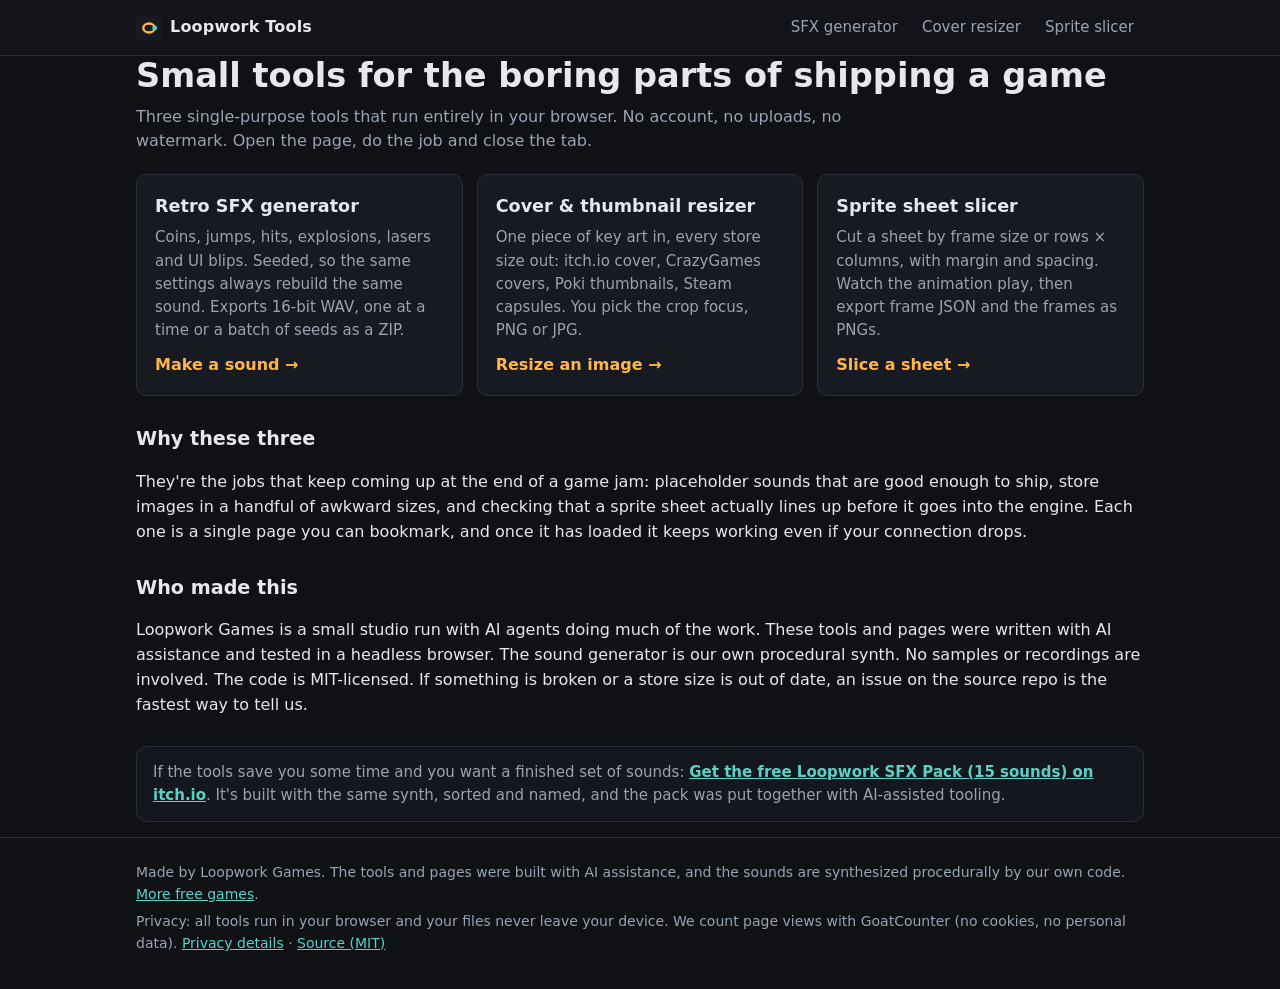
<file: index.html>
<!doctype html>
<html lang="en">
<head>
<meta charset="utf-8">
<meta name="viewport" content="width=device-width, initial-scale=1">
<title>Loopwork Tools – Free Browser Tools for Indie Game Devs</title>
<meta name="description" content="Small, free, no-signup tools for game jams and store pages: a retro SFX generator, a cover resizer for itch.io/CrazyGames/Poki/Steam, and a sprite sheet slicer.">
<link rel="canonical" href="https://riyaanb.github.io/loopwork-tools/">
<meta property="og:title" content="Loopwork Tools">
<meta property="og:description" content="Free browser tools for indie game devs: SFX generator, store cover resizer, sprite sheet slicer.">
<meta property="og:image" content="https://riyaanb.github.io/loopwork-tools/og.png">
<meta property="og:url" content="https://riyaanb.github.io/loopwork-tools/">
<meta name="twitter:card" content="summary_large_image">
<meta name="theme-color" content="#0f1115">
<link rel="icon" href="favicon.svg" type="image/svg+xml">
<link rel="icon" href="favicon.png" type="image/png">
<link rel="apple-touch-icon" href="apple-touch-icon.png">
<link rel="stylesheet" href="assets/style.css">
<script data-goatcounter="https://loopwork.goatcounter.com/count" async src="//gc.zgo.at/count.js"></script>
<meta property="og:site_name" content="Loopwork Games">
<script type="application/ld+json" data-seo="loopwork">{"@context":"https://schema.org","@graph":[{"@type":"WebSite","name":"Loopwork Tools","url":"https://riyaanb.github.io/loopwork-tools/","description":"Small, free, no-signup tools for game jams and store pages: a retro SFX generator, a cover resizer for itch.io/CrazyGames/Poki/Steam, and a sprite sheet slicer.","publisher":{"@type":"Organization","name":"Loopwork Games","url":"https://riyaanb.github.io/arcade/"}},{"@type":"ItemList","name":"Loopwork Tools","itemListElement":[{"@type":"ListItem","position":1,"name":"Retro SFX generator","url":"https://riyaanb.github.io/loopwork-tools/sfx/"},{"@type":"ListItem","position":2,"name":"Game cover and thumbnail resizer","url":"https://riyaanb.github.io/loopwork-tools/resize/"},{"@type":"ListItem","position":3,"name":"Sprite sheet slicer","url":"https://riyaanb.github.io/loopwork-tools/sprites/"}]}]}</script>
</head>
<body>
<header class="site"><div class="wrap">
  <a class="brand" href="./"><img src="favicon.svg" alt="" width="26" height="26">Loopwork Tools</a>
  <nav class="tools" aria-label="Tools">
    <a href="sfx/">SFX generator</a>
    <a href="resize/">Cover resizer</a>
    <a href="sprites/">Sprite slicer</a>
  </nav>
</div></header>

<main class="wrap">
  <h1>Small tools for the boring parts of shipping a game</h1>
  <p class="lede">Three single-purpose tools that run entirely in your browser. No account, no uploads,
  no watermark. Open the page, do the job and close the tab.</p>

  <div class="cards">
    <a class="card" href="sfx/">
      <h2>Retro SFX generator</h2>
      <p>Coins, jumps, hits, explosions, lasers and UI blips. Seeded, so the same settings always rebuild the
        same sound. Exports 16-bit WAV, one at a time or a batch of seeds as a ZIP.</p>
      <span class="go">Make a sound →</span>
    </a>
    <a class="card" href="resize/">
      <h2>Cover &amp; thumbnail resizer</h2>
      <p>One piece of key art in, every store size out: itch.io cover, CrazyGames covers, Poki thumbnails,
        Steam capsules. You pick the crop focus, PNG or JPG.</p>
      <span class="go">Resize an image →</span>
    </a>
    <a class="card" href="sprites/">
      <h2>Sprite sheet slicer</h2>
      <p>Cut a sheet by frame size or rows × columns, with margin and spacing. Watch the animation play,
        then export frame JSON and the frames as PNGs.</p>
      <span class="go">Slice a sheet →</span>
    </a>
  </div>

  <h2>Why these three</h2>
  <p>They're the jobs that keep coming up at the end of a game jam: placeholder sounds that are good enough
    to ship, store images in a handful of awkward sizes, and checking that a sprite sheet actually lines up
    before it goes into the engine. Each one is a single page you can bookmark, and once it has loaded it keeps working even if your connection drops.</p>

  <h2>Who made this</h2>
  <p>Loopwork Games is a small studio run with AI agents doing much of the work. These tools and pages were written
    with AI assistance and tested in a headless browser. The sound generator is our own procedural synth.
    No samples or recordings are involved. The code is MIT-licensed. If something is broken or a store size
    is out of date, an issue on the source repo is the fastest way to tell us.</p>

  <p class="shop">If the tools save you some time and you want a finished set of sounds:
    <a href="https://loopworkgames.itch.io/loopwork-sfx-pack-vol1?ref=tools" rel="noopener">Get the free Loopwork SFX Pack (15 sounds) on itch.io</a>.
    It's built with the same synth, sorted and named, and the pack was put together with AI-assisted tooling.</p>
</main>

<footer class="site"><div class="wrap">
  <p>Made by Loopwork Games. The tools and pages were built with AI assistance, and the sounds are synthesized procedurally by our own code. <a href="https://riyaanb.github.io/arcade/?ref=tools">More free games</a>.</p>
  <p>Privacy: all tools run in your browser and your files never leave your device. We count page views with GoatCounter (no cookies, no personal data). <a href="privacy.html">Privacy details</a> · <a href="https://github.com/riyaanb/loopwork-tools" rel="noopener">Source (MIT)</a></p>
</div></footer>
</body>
</html>
</file>
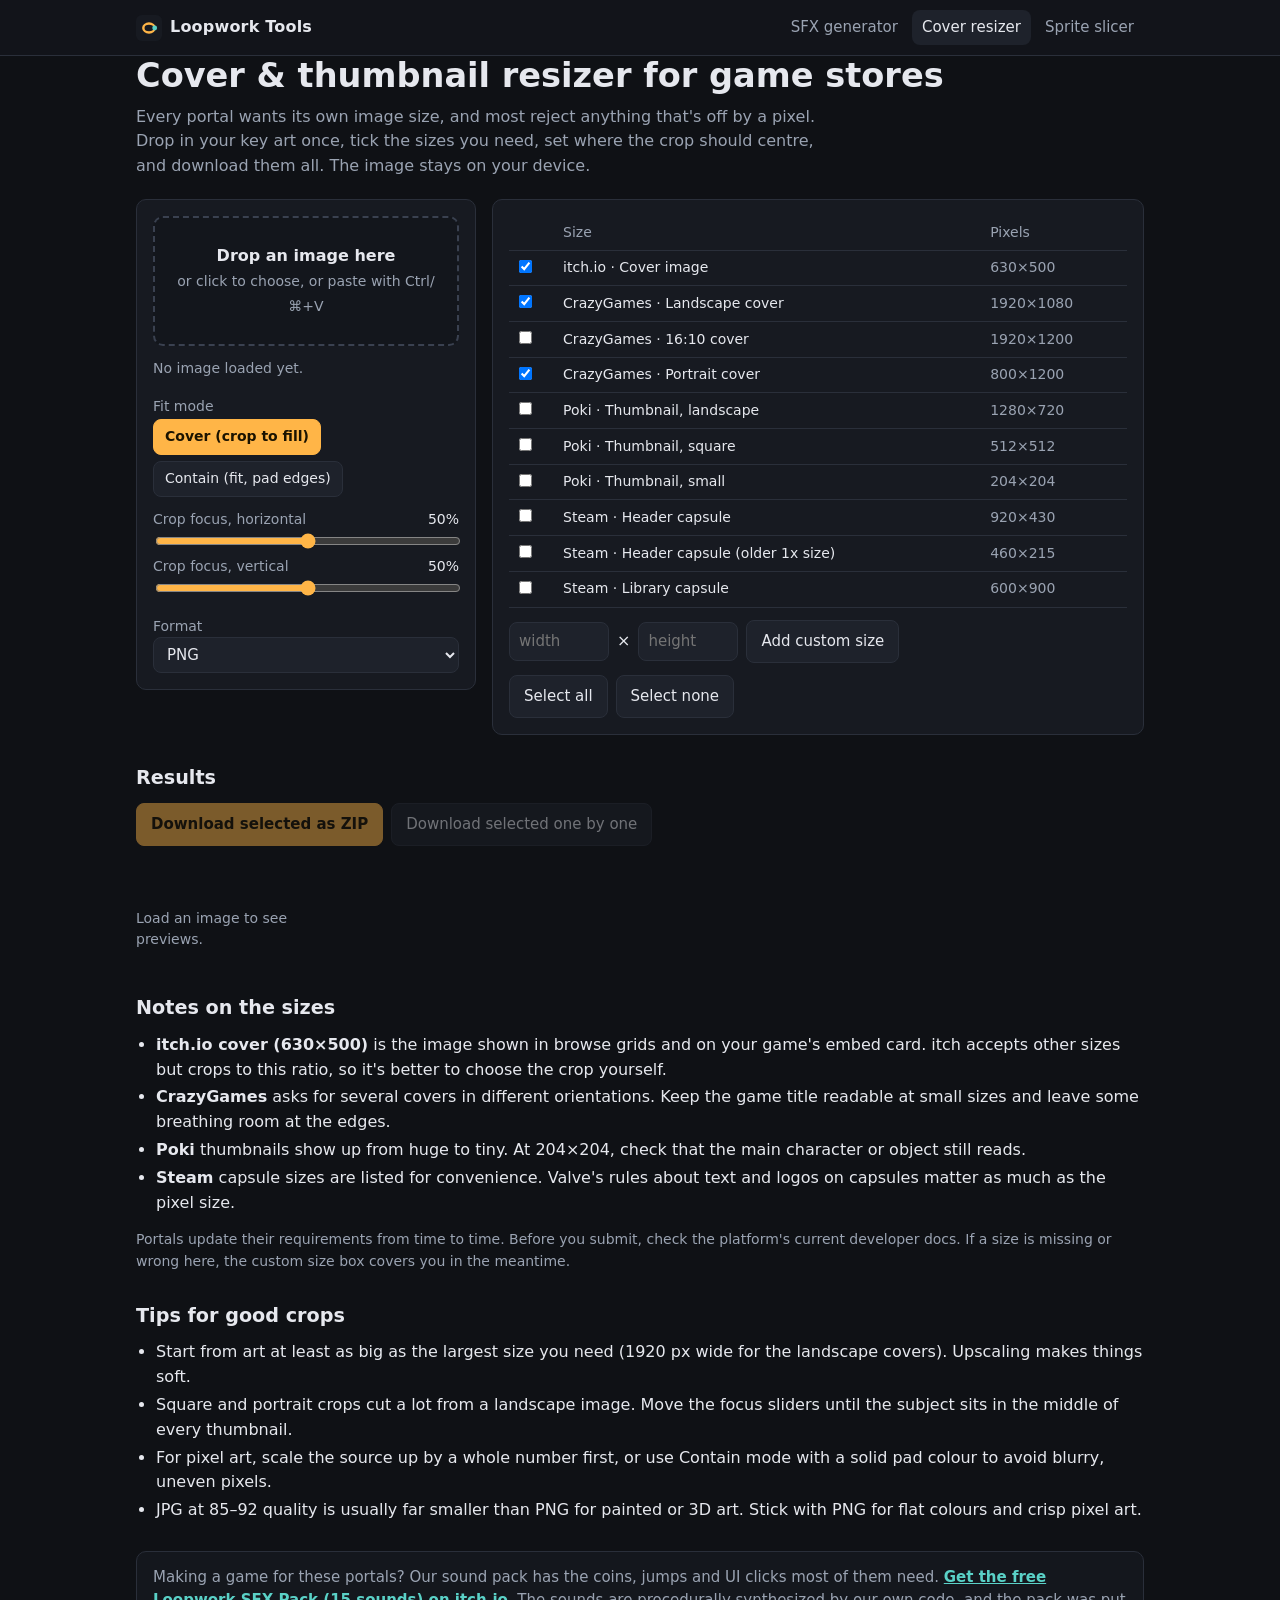
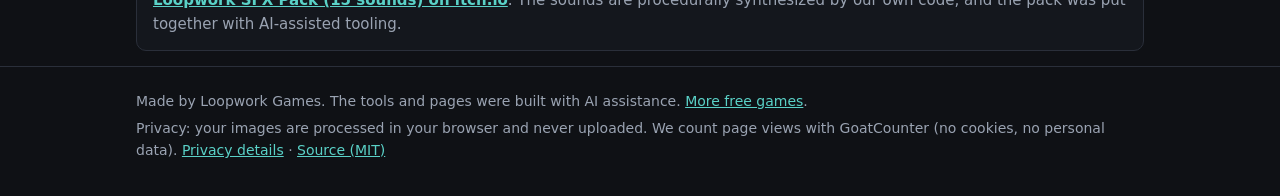
<file: resize/index.html>
<!doctype html>
<html lang="en">
<head>
<meta charset="utf-8">
<meta name="viewport" content="width=device-width, initial-scale=1">
<title>Game Cover &amp; Thumbnail Resizer for itch.io, CrazyGames, Poki, Steam – Loopwork Tools</title>
<meta name="description" content="Drop one image and get every store size at once: itch.io cover, CrazyGames covers, Poki thumbnails and Steam capsules. Crop or fit, PNG or JPG, runs in your browser.">
<link rel="canonical" href="https://riyaanb.github.io/loopwork-tools/resize/">
<meta property="og:title" content="Game cover & thumbnail resizer – Loopwork Tools">
<meta property="og:description" content="One image in, every store size out. itch.io, CrazyGames, Poki, Steam. Client-side only.">
<meta property="og:image" content="https://riyaanb.github.io/loopwork-tools/og.png">
<meta property="og:url" content="https://riyaanb.github.io/loopwork-tools/resize/">
<meta name="twitter:card" content="summary_large_image">
<meta name="theme-color" content="#0f1115">
<link rel="icon" href="../favicon.svg" type="image/svg+xml">
<link rel="icon" href="../favicon.png" type="image/png">
<link rel="apple-touch-icon" href="../apple-touch-icon.png">
<link rel="stylesheet" href="../assets/style.css">
<script data-goatcounter="https://loopwork.goatcounter.com/count" async src="//gc.zgo.at/count.js"></script>
<meta property="og:site_name" content="Loopwork Games">
<script type="application/ld+json" data-seo="loopwork">{"@context":"https://schema.org","@type":"WebApplication","name":"Game cover and thumbnail resizer","alternateName":"Game Cover & Thumbnail Resizer for itch.io, CrazyGames, Poki, Steam – Loopwork Tools","url":"https://riyaanb.github.io/loopwork-tools/resize/","description":"Drop one image and get every store size at once: itch.io cover, CrazyGames covers, Poki thumbnails and Steam capsules. Crop or fit, PNG or JPG, runs in your browser.","applicationCategory":"DeveloperApplication","operatingSystem":"Any (web browser)","browserRequirements":"Requires JavaScript","isAccessibleForFree":true,"offers":{"@type":"Offer","price":"0","priceCurrency":"USD"},"license":"https://opensource.org/licenses/MIT","image":"https://riyaanb.github.io/loopwork-tools/og.png","author":{"@type":"Organization","name":"Loopwork Games","url":"https://riyaanb.github.io/arcade/"},"publisher":{"@type":"Organization","name":"Loopwork Games","url":"https://riyaanb.github.io/arcade/"}}</script>
</head>
<body>
<header class="site"><div class="wrap">
  <a class="brand" href="../"><img src="../favicon.svg" alt="" width="26" height="26">Loopwork Tools</a>
  <nav class="tools" aria-label="Tools">
    <a href="../sfx/">SFX generator</a>
    <a href="./" aria-current="page">Cover resizer</a>
    <a href="../sprites/">Sprite slicer</a>
  </nav>
</div></header>

<main class="wrap">
  <h1>Cover &amp; thumbnail resizer for game stores</h1>
  <p class="lede">Every portal wants its own image size, and most reject anything that's off by a pixel.
  Drop in your key art once, tick the sizes you need, set where the crop should centre,
  and download them all. The image stays on your device.</p>

  <div class="grid2">
    <section class="panel stack" aria-label="Source and options">
      <div class="drop" id="drop" tabindex="0" role="button" aria-label="Choose an image">
        <strong>Drop an image here</strong><br>
        <span class="small">or click to choose, or paste with Ctrl/⌘+V</span>
      </div>
      <input type="file" id="file" accept="image/*" class="sr-only">
      <p class="small muted" id="srcInfo">No image loaded yet.</p>

      <div>
        <span class="small muted" id="modeLabel">Fit mode</span>
        <div class="chips" role="group" aria-labelledby="modeLabel">
          <button type="button" data-mode="cover" aria-pressed="true">Cover (crop to fill)</button>
          <button type="button" data-mode="contain" aria-pressed="false">Contain (fit, pad edges)</button>
        </div>
      </div>
      <div id="focusBox">
        <label for="fx">Crop focus, horizontal <span class="val" id="fxVal">50%</span></label>
        <input type="range" id="fx" min="0" max="1" step="0.01" value="0.5">
        <label for="fy">Crop focus, vertical <span class="val" id="fyVal">50%</span></label>
        <input type="range" id="fy" min="0" max="1" step="0.01" value="0.5">
      </div>
      <div id="padBox" hidden>
        <label for="bg">Padding colour</label>
        <div class="row">
          <input type="color" id="bg" value="#000000" aria-label="Padding colour">
          <label class="small" style="display:flex;gap:6px;align-items:center"><input type="checkbox" id="transparent"> transparent (PNG only)</label>
        </div>
      </div>
      <div class="row">
        <div style="flex:1">
          <label for="format">Format</label>
          <select id="format">
            <option value="image/png">PNG</option>
            <option value="image/jpeg">JPG</option>
          </select>
        </div>
        <div style="flex:1" id="qualityBox" hidden>
          <label for="quality">JPG quality <span class="val" id="qualityVal">92</span></label>
          <input type="range" id="quality" min="50" max="100" step="1" value="92">
        </div>
      </div>
    </section>

    <section class="panel stack" aria-label="Sizes">
      <table class="presets">
        <thead><tr><th scope="col"><span class="sr-only">Include</span></th><th scope="col">Size</th><th scope="col">Pixels</th></tr></thead>
        <tbody id="presetRows"></tbody>
      </table>
      <div class="row">
        <input type="number" id="cw" min="1" max="8192" placeholder="width" aria-label="Custom width" style="width:100px">
        <span>×</span>
        <input type="number" id="ch" min="1" max="8192" placeholder="height" aria-label="Custom height" style="width:100px">
        <button type="button" id="addCustom">Add custom size</button>
      </div>
      <div class="row">
        <button type="button" id="allOn">Select all</button>
        <button type="button" id="allOff">Select none</button>
      </div>
    </section>
  </div>

  <h2>Results</h2>
  <div class="row" style="margin-bottom:12px">
    <button type="button" class="primary" id="zipAll" disabled>Download selected as ZIP</button>
    <button type="button" id="eachAll" disabled>Download selected one by one</button>
  </div>
  <p class="status" id="status" aria-live="polite"></p>
  <div class="thumbs" id="thumbs"></div>

  <h2>Notes on the sizes</h2>
  <ul class="tight" id="notes">
    <li><strong>itch.io cover (630×500)</strong> is the image shown in browse grids and on your game's embed card. itch accepts other sizes but crops to this ratio, so it's better to choose the crop yourself.</li>
    <li><strong>CrazyGames</strong> asks for several covers in different orientations. Keep the game title readable at small sizes and leave some breathing room at the edges.</li>
    <li><strong>Poki</strong> thumbnails show up from huge to tiny. At 204×204, check that the main character or object still reads.</li>
    <li><strong>Steam</strong> capsule sizes are listed for convenience. Valve's rules about text and logos on capsules matter as much as the pixel size.</li>
  </ul>
  <p class="small muted">Portals update their requirements from time to time. Before you submit, check the platform's current developer docs.
    If a size is missing or wrong here, the custom size box covers you in the meantime.</p>

  <h2>Tips for good crops</h2>
  <ul class="tight">
    <li>Start from art at least as big as the largest size you need (1920 px wide for the landscape covers). Upscaling makes things soft.</li>
    <li>Square and portrait crops cut a lot from a landscape image. Move the focus sliders until the subject sits in the middle of every thumbnail.</li>
    <li>For pixel art, scale the source up by a whole number first, or use Contain mode with a solid pad colour to avoid blurry, uneven pixels.</li>
    <li>JPG at 85–92 quality is usually far smaller than PNG for painted or 3D art. Stick with PNG for flat colours and crisp pixel art.</li>
  </ul>

  <p class="shop">Making a game for these portals? Our sound pack has the coins, jumps and UI clicks most of them need.
    <a href="https://loopworkgames.itch.io/loopwork-sfx-pack-vol1?ref=tools" rel="noopener">Get the free Loopwork SFX Pack (15 sounds) on itch.io</a>.
    The sounds are procedurally synthesized by our own code, and the pack was put together with AI-assisted tooling.</p>
</main>

<footer class="site"><div class="wrap">
  <p>Made by Loopwork Games. The tools and pages were built with AI assistance. <a href="https://riyaanb.github.io/arcade/?ref=tools">More free games</a>.</p>
  <p>Privacy: your images are processed in your browser and never uploaded. We count page views with GoatCounter (no cookies, no personal data). <a href="../privacy.html">Privacy details</a> · <a href="https://github.com/riyaanb/loopwork-tools" rel="noopener">Source (MIT)</a></p>
</div></footer>

<script src="../assets/zip.js"></script>
<script src="app.js"></script>
</body>
</html>
</file>
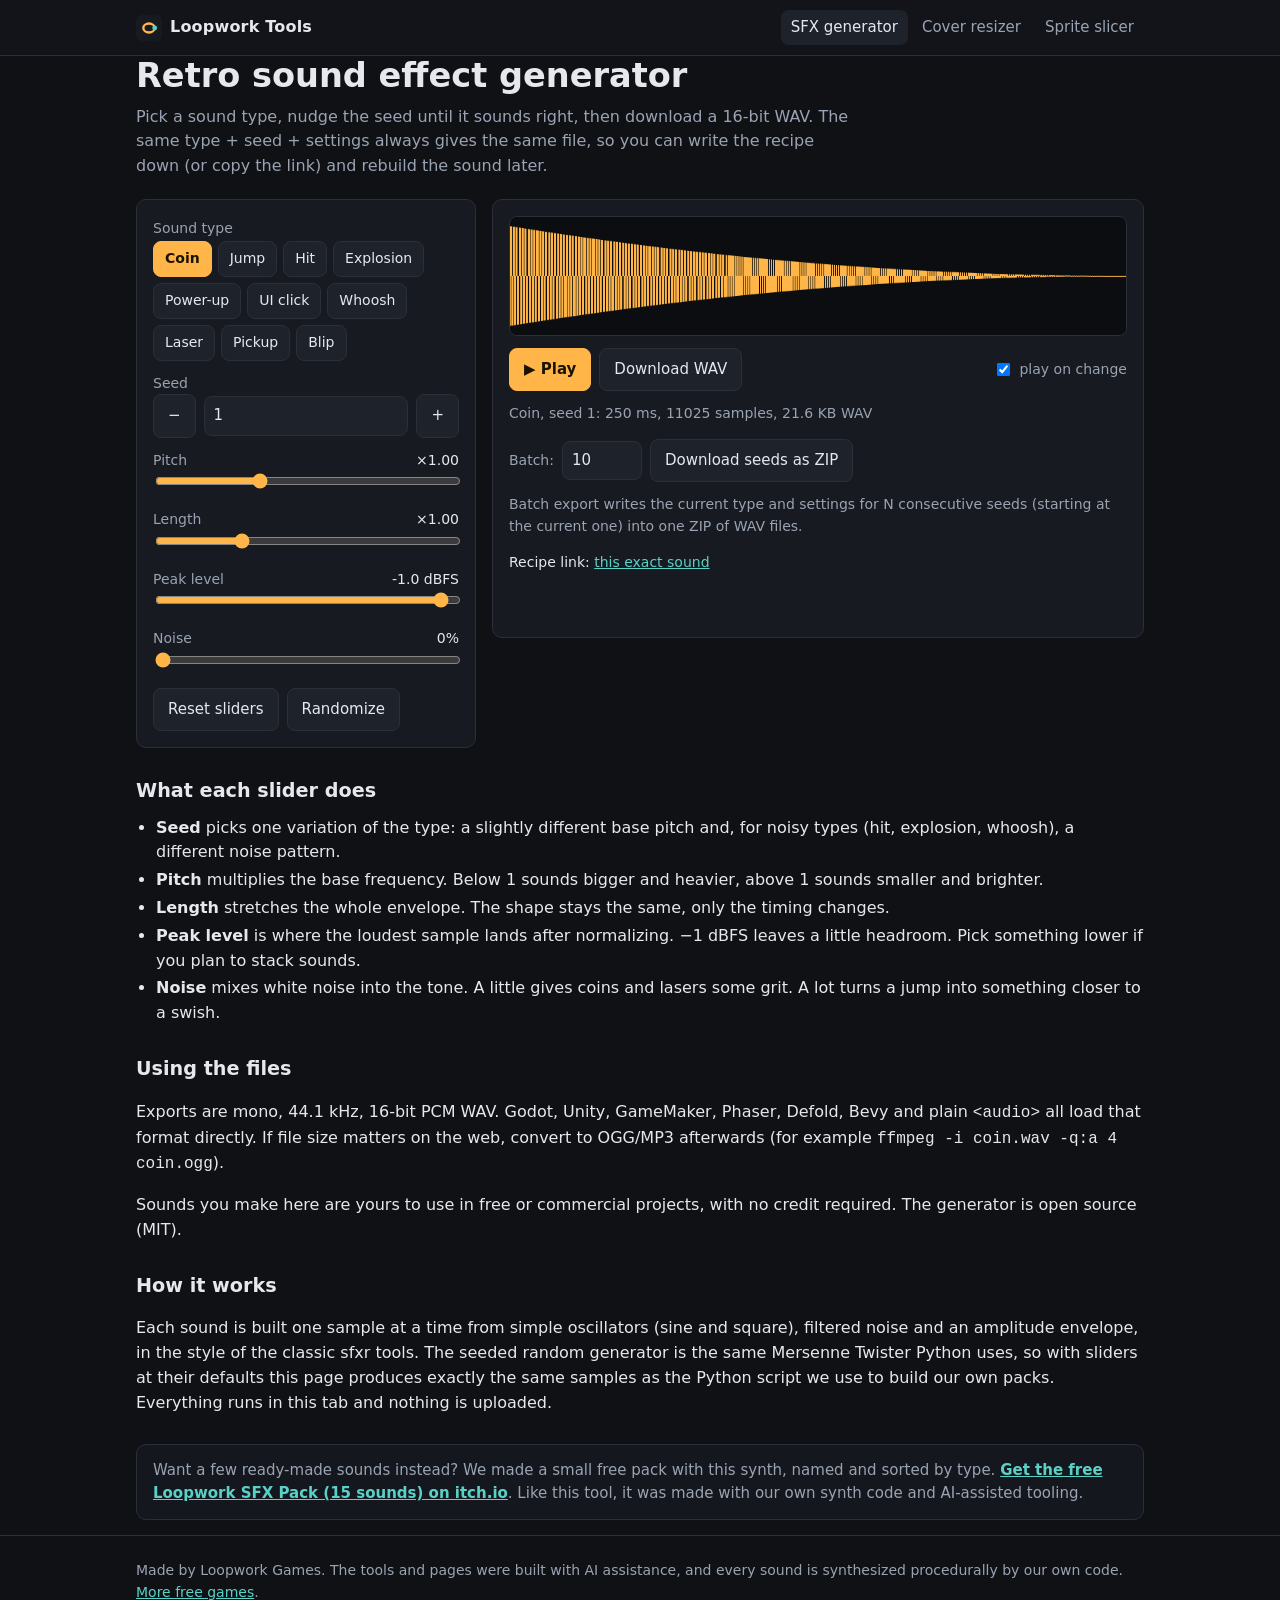
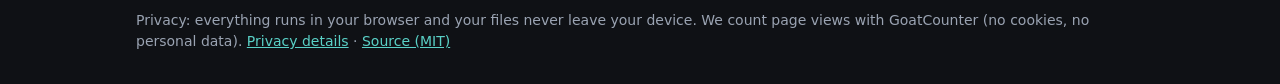
<file: sfx/index.html>
<!doctype html>
<html lang="en">
<head>
<meta charset="utf-8">
<meta name="viewport" content="width=device-width, initial-scale=1">
<title>Free Retro Game Sound Effect Generator (WAV) – Loopwork Tools</title>
<meta name="description" content="Make 8-bit style coin, jump, hit, explosion, laser and UI sounds in your browser. Seeded and repeatable, exports 16-bit WAV. Nothing is uploaded.">
<link rel="canonical" href="https://riyaanb.github.io/loopwork-tools/sfx/">
<meta property="og:title" content="Retro SFX generator – Loopwork Tools">
<meta property="og:description" content="Seeded 8-bit style game sounds, exported as 16-bit WAV, right in the browser.">
<meta property="og:image" content="https://riyaanb.github.io/loopwork-tools/og.png">
<meta property="og:url" content="https://riyaanb.github.io/loopwork-tools/sfx/">
<meta name="twitter:card" content="summary_large_image">
<meta name="theme-color" content="#0f1115">
<link rel="icon" href="../favicon.svg" type="image/svg+xml">
<link rel="icon" href="../favicon.png" type="image/png">
<link rel="apple-touch-icon" href="../apple-touch-icon.png">
<link rel="stylesheet" href="../assets/style.css">
<script data-goatcounter="https://loopwork.goatcounter.com/count" async src="//gc.zgo.at/count.js"></script>
<meta property="og:site_name" content="Loopwork Games">
<script type="application/ld+json" data-seo="loopwork">{"@context":"https://schema.org","@type":"WebApplication","name":"Retro SFX generator","alternateName":"Free Retro Game Sound Effect Generator (WAV) – Loopwork Tools","url":"https://riyaanb.github.io/loopwork-tools/sfx/","description":"Make 8-bit style coin, jump, hit, explosion, laser and UI sounds in your browser. Seeded and repeatable, exports 16-bit WAV. Nothing is uploaded.","applicationCategory":"DeveloperApplication","operatingSystem":"Any (web browser)","browserRequirements":"Requires JavaScript","isAccessibleForFree":true,"offers":{"@type":"Offer","price":"0","priceCurrency":"USD"},"license":"https://opensource.org/licenses/MIT","image":"https://riyaanb.github.io/loopwork-tools/og.png","author":{"@type":"Organization","name":"Loopwork Games","url":"https://riyaanb.github.io/arcade/"},"publisher":{"@type":"Organization","name":"Loopwork Games","url":"https://riyaanb.github.io/arcade/"}}</script>
</head>
<body>
<header class="site"><div class="wrap">
  <a class="brand" href="../"><img src="../favicon.svg" alt="" width="26" height="26">Loopwork Tools</a>
  <nav class="tools" aria-label="Tools">
    <a href="./" aria-current="page">SFX generator</a>
    <a href="../resize/">Cover resizer</a>
    <a href="../sprites/">Sprite slicer</a>
  </nav>
</div></header>

<main class="wrap">
  <h1>Retro sound effect generator</h1>
  <p class="lede">Pick a sound type, nudge the seed until it sounds right, then download a 16-bit WAV.
  The same type + seed + settings always gives the same file, so you can write
  the recipe down (or copy the link) and rebuild the sound later.</p>

  <div class="grid2">
    <section class="panel stack" aria-label="Sound settings">
      <div>
        <span class="small muted" id="typeLabel">Sound type</span>
        <div class="chips" id="types" role="group" aria-labelledby="typeLabel"></div>
      </div>
      <div>
        <label for="seed">Seed</label>
        <div class="row" style="flex-wrap:nowrap">
          <button type="button" id="seedDown" aria-label="Previous seed">−</button>
          <input type="number" id="seed" min="0" max="4294967295" step="1" value="1">
          <button type="button" id="seedUp" aria-label="Next seed">+</button>
        </div>
      </div>
      <div>
        <label for="pitch">Pitch <span class="val" id="pitchVal"></span></label>
        <input type="range" id="pitch" min="0.5" max="2" step="0.01" value="1">
      </div>
      <div>
        <label for="length">Length <span class="val" id="lengthVal"></span></label>
        <input type="range" id="length" min="0.25" max="3" step="0.05" value="1">
      </div>
      <div>
        <label for="volume">Peak level <span class="val" id="volumeVal"></span></label>
        <input type="range" id="volume" min="-24" max="0" step="0.5" value="-1">
      </div>
      <div>
        <label for="noise">Noise <span class="val" id="noiseVal"></span></label>
        <input type="range" id="noise" min="0" max="1" step="0.01" value="0">
      </div>
      <div class="row">
        <button type="button" id="reset">Reset sliders</button>
        <button type="button" id="randomize">Randomize</button>
      </div>
    </section>

    <section class="panel stack" aria-label="Preview and export">
      <canvas id="wave" class="wave" width="900" height="160" aria-label="Waveform preview"></canvas>
      <div class="row">
        <button type="button" class="primary" id="play">▶ Play</button>
        <button type="button" id="download">Download WAV</button>
        <label class="small" style="display:flex;gap:6px;align-items:center;margin-left:auto">
          <input type="checkbox" id="autoplay" checked> play on change
        </label>
      </div>
      <p class="small muted" id="info" aria-live="polite"></p>
      <div class="row">
        <label for="batchN" class="small" style="display:inline">Batch:</label>
        <input type="number" id="batchN" min="2" max="50" value="10" style="width:80px">
        <button type="button" id="batch">Download seeds as ZIP</button>
      </div>
      <p class="small muted">Batch export writes the current type and settings for N consecutive seeds
        (starting at the current one) into one ZIP of WAV files.</p>
      <p class="small">Recipe link: <a id="permalink" href="#">this exact sound</a></p>
      <p class="status" id="status" aria-live="polite"></p>
    </section>
  </div>

  <h2>What each slider does</h2>
  <ul class="tight">
    <li><strong>Seed</strong> picks one variation of the type: a slightly different base pitch and, for noisy types (hit, explosion, whoosh), a different noise pattern.</li>
    <li><strong>Pitch</strong> multiplies the base frequency. Below 1 sounds bigger and heavier, above 1 sounds smaller and brighter.</li>
    <li><strong>Length</strong> stretches the whole envelope. The shape stays the same, only the timing changes.</li>
    <li><strong>Peak level</strong> is where the loudest sample lands after normalizing. −1 dBFS leaves a little headroom. Pick something lower if you plan to stack sounds.</li>
    <li><strong>Noise</strong> mixes white noise into the tone. A little gives coins and lasers some grit. A lot turns a jump into something closer to a swish.</li>
  </ul>

  <h2>Using the files</h2>
  <p>Exports are mono, 44.1 kHz, 16-bit PCM WAV. Godot, Unity, GameMaker, Phaser, Defold, Bevy
    and plain <code>&lt;audio&gt;</code> all load that format directly. If file size matters on the web, convert to OGG/MP3 afterwards
    (for example <code>ffmpeg -i coin.wav -q:a 4 coin.ogg</code>).</p>
  <p>Sounds you make here are yours to use in free or commercial projects, with no credit required.
    The generator is open source (MIT).</p>

  <h2>How it works</h2>
  <p>Each sound is built one sample at a time from simple oscillators (sine and square), filtered noise
    and an amplitude envelope, in the style of the classic sfxr tools. The seeded random generator is the
    same Mersenne Twister Python uses, so with sliders at their defaults this page produces exactly
    the same samples as the Python script we use to build our own packs. Everything runs in this tab
    and nothing is uploaded.</p>

  <p class="shop">Want a few ready-made sounds instead? We made a small free pack with this synth, named and sorted by type.
    <a href="https://loopworkgames.itch.io/loopwork-sfx-pack-vol1?ref=tools" rel="noopener">Get the free Loopwork SFX Pack (15 sounds) on itch.io</a>.
    Like this tool, it was made with our own synth code and AI-assisted tooling.</p>
</main>

<footer class="site"><div class="wrap">
  <p>Made by Loopwork Games. The tools and pages were built with AI assistance, and every sound is synthesized procedurally by our own code. <a href="https://riyaanb.github.io/arcade/?ref=tools">More free games</a>.</p>
  <p>Privacy: everything runs in your browser and your files never leave your device. We count page views with GoatCounter (no cookies, no personal data). <a href="../privacy.html">Privacy details</a> · <a href="https://github.com/riyaanb/loopwork-tools" rel="noopener">Source (MIT)</a></p>
</div></footer>

<script src="../assets/sfx.js"></script>
<script src="../assets/zip.js"></script>
<script src="app.js"></script>
</body>
</html>
</file>
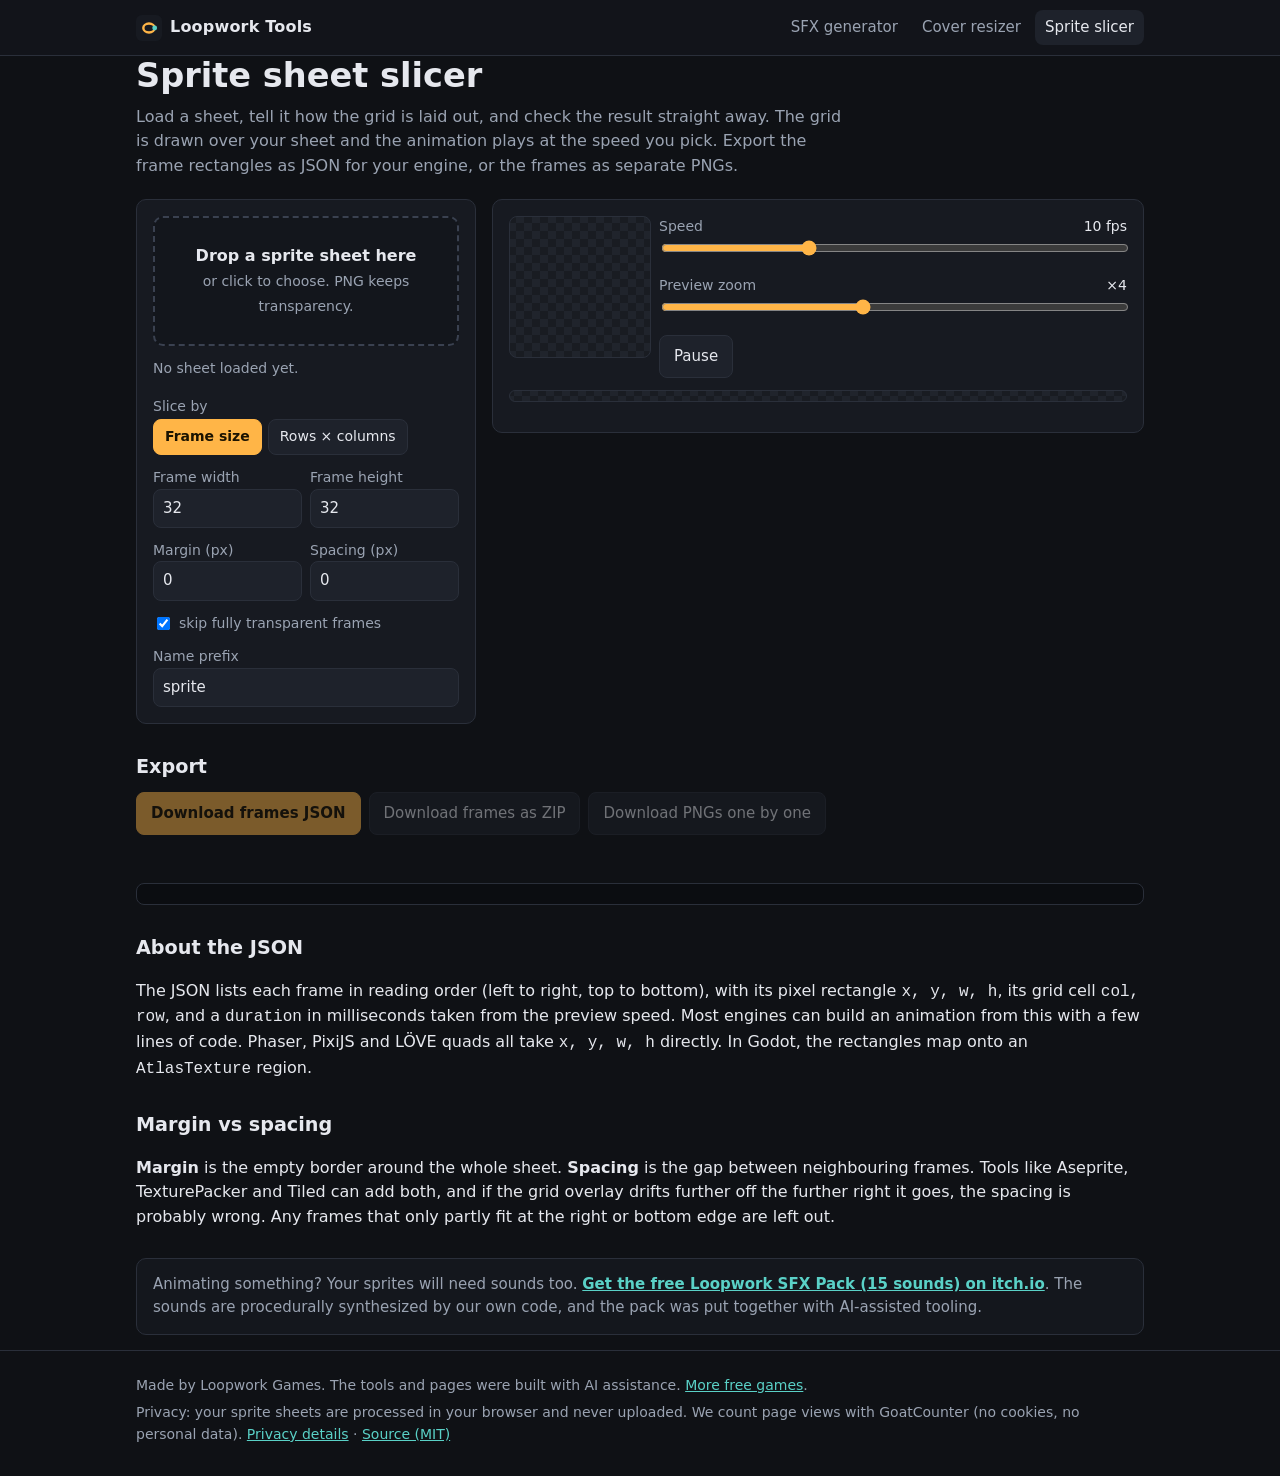
<file: sprites/index.html>
<!doctype html>
<html lang="en">
<head>
<meta charset="utf-8">
<meta name="viewport" content="width=device-width, initial-scale=1">
<title>Sprite Sheet Slicer &amp; Animation Previewer – Loopwork Tools</title>
<meta name="description" content="Cut a sprite sheet into frames by frame size or rows and columns, with margin and spacing. Preview the animation, export frame JSON and individual PNGs. Runs in your browser.">
<link rel="canonical" href="https://riyaanb.github.io/loopwork-tools/sprites/">
<meta property="og:title" content="Sprite sheet slicer – Loopwork Tools">
<meta property="og:description" content="Slice a sprite sheet, preview the animation, export frame JSON and PNG frames. Client-side only.">
<meta property="og:image" content="https://riyaanb.github.io/loopwork-tools/og.png">
<meta property="og:url" content="https://riyaanb.github.io/loopwork-tools/sprites/">
<meta name="twitter:card" content="summary_large_image">
<meta name="theme-color" content="#0f1115">
<link rel="icon" href="../favicon.svg" type="image/svg+xml">
<link rel="icon" href="../favicon.png" type="image/png">
<link rel="apple-touch-icon" href="../apple-touch-icon.png">
<link rel="stylesheet" href="../assets/style.css">
<script data-goatcounter="https://loopwork.goatcounter.com/count" async src="//gc.zgo.at/count.js"></script>
<meta property="og:site_name" content="Loopwork Games">
<script type="application/ld+json" data-seo="loopwork">{"@context":"https://schema.org","@type":"WebApplication","name":"Sprite sheet slicer","alternateName":"Sprite Sheet Slicer & Animation Previewer – Loopwork Tools","url":"https://riyaanb.github.io/loopwork-tools/sprites/","description":"Cut a sprite sheet into frames by frame size or rows and columns, with margin and spacing. Preview the animation, export frame JSON and individual PNGs. Runs in your browser.","applicationCategory":"DeveloperApplication","operatingSystem":"Any (web browser)","browserRequirements":"Requires JavaScript","isAccessibleForFree":true,"offers":{"@type":"Offer","price":"0","priceCurrency":"USD"},"license":"https://opensource.org/licenses/MIT","image":"https://riyaanb.github.io/loopwork-tools/og.png","author":{"@type":"Organization","name":"Loopwork Games","url":"https://riyaanb.github.io/arcade/"},"publisher":{"@type":"Organization","name":"Loopwork Games","url":"https://riyaanb.github.io/arcade/"}}</script>
</head>
<body>
<header class="site"><div class="wrap">
  <a class="brand" href="../"><img src="../favicon.svg" alt="" width="26" height="26">Loopwork Tools</a>
  <nav class="tools" aria-label="Tools">
    <a href="../sfx/">SFX generator</a>
    <a href="../resize/">Cover resizer</a>
    <a href="./" aria-current="page">Sprite slicer</a>
  </nav>
</div></header>

<main class="wrap">
  <h1>Sprite sheet slicer</h1>
  <p class="lede">Load a sheet, tell it how the grid is laid out, and check the result straight away.
  The grid is drawn over your sheet and the animation plays at the speed you pick.
  Export the frame rectangles as JSON for your engine, or the frames as separate PNGs.</p>

  <div class="grid2">
    <section class="panel stack" aria-label="Sheet and grid settings">
      <div class="drop" id="drop" tabindex="0" role="button" aria-label="Choose a sprite sheet">
        <strong>Drop a sprite sheet here</strong><br>
        <span class="small">or click to choose. PNG keeps transparency.</span>
      </div>
      <input type="file" id="file" accept="image/*" class="sr-only">
      <p class="small muted" id="srcInfo">No sheet loaded yet.</p>

      <div>
        <span class="small muted" id="byLabel">Slice by</span>
        <div class="chips" role="group" aria-labelledby="byLabel">
          <button type="button" data-by="size" aria-pressed="true">Frame size</button>
          <button type="button" data-by="count" aria-pressed="false">Rows × columns</button>
        </div>
      </div>
      <div class="row" id="bySize">
        <div style="flex:1"><label for="fw">Frame width</label><input type="number" id="fw" min="1" value="32"></div>
        <div style="flex:1"><label for="fh">Frame height</label><input type="number" id="fh" min="1" value="32"></div>
      </div>
      <div class="row" id="byCount" hidden>
        <div style="flex:1"><label for="cols">Columns</label><input type="number" id="cols" min="1" value="4"></div>
        <div style="flex:1"><label for="rows">Rows</label><input type="number" id="rows" min="1" value="1"></div>
      </div>
      <div class="row">
        <div style="flex:1"><label for="margin">Margin (px)</label><input type="number" id="margin" min="0" value="0"></div>
        <div style="flex:1"><label for="spacing">Spacing (px)</label><input type="number" id="spacing" min="0" value="0"></div>
      </div>
      <label class="small" style="display:flex;gap:6px;align-items:center"><input type="checkbox" id="skipEmpty" checked> skip fully transparent frames</label>
      <div>
        <label for="name">Name prefix</label>
        <input type="text" id="name" value="sprite" maxlength="40" autocomplete="off">
      </div>
    </section>

    <section class="panel stack" aria-label="Preview">
      <div class="row" style="align-items:flex-start">
        <div class="checker" style="border-radius:8px;border:1px solid var(--line);padding:6px">
          <canvas id="anim" class="pixel" width="128" height="128" aria-label="Animation preview"></canvas>
        </div>
        <div class="stack" style="flex:1;min-width:160px">
          <div>
            <label for="fps">Speed <span class="val" id="fpsVal">10 fps</span></label>
            <input type="range" id="fps" min="1" max="30" step="1" value="10">
          </div>
          <div>
            <label for="zoom">Preview zoom <span class="val" id="zoomVal">×4</span></label>
            <input type="range" id="zoom" min="1" max="8" step="1" value="4">
          </div>
          <div class="row">
            <button type="button" id="playPause">Pause</button>
            <span class="small muted" id="frameNo" aria-live="off"></span>
          </div>
        </div>
      </div>
      <div class="scroll checker"><canvas id="sheet" class="pixel" width="10" height="10" aria-label="Sheet with grid overlay"></canvas></div>
      <p class="small muted" id="gridInfo"></p>
    </section>
  </div>

  <h2>Export</h2>
  <div class="row" style="margin-bottom:10px">
    <button type="button" class="primary" id="dlJson" disabled>Download frames JSON</button>
    <button type="button" id="dlZip" disabled>Download frames as ZIP</button>
    <button type="button" id="dlEach" disabled>Download PNGs one by one</button>
  </div>
  <p class="status" id="status" aria-live="polite"></p>
  <pre class="json" id="json" aria-label="Frame JSON preview"></pre>

  <h2>About the JSON</h2>
  <p>The JSON lists each frame in reading order (left to right, top to bottom), with its pixel rectangle
    <code>x, y, w, h</code>, its grid cell <code>col, row</code>, and a <code>duration</code> in milliseconds
    taken from the preview speed. Most engines can build an animation from this with a few lines of code.
    Phaser, PixiJS and LÖVE quads all take <code>x, y, w, h</code> directly. In Godot, the rectangles
    map onto an <code>AtlasTexture</code> region.</p>

  <h2>Margin vs spacing</h2>
  <p><strong>Margin</strong> is the empty border around the whole sheet. <strong>Spacing</strong> is the gap
    between neighbouring frames. Tools like Aseprite, TexturePacker and Tiled can add both, and if the grid
    overlay drifts further off the further right it goes, the spacing is probably wrong. Any frames that only
    partly fit at the right or bottom edge are left out.</p>

  <p class="shop">Animating something? Your sprites will need sounds too.
    <a href="https://loopworkgames.itch.io/loopwork-sfx-pack-vol1?ref=tools" rel="noopener">Get the free Loopwork SFX Pack (15 sounds) on itch.io</a>.
    The sounds are procedurally synthesized by our own code, and the pack was put together with AI-assisted tooling.</p>
</main>

<footer class="site"><div class="wrap">
  <p>Made by Loopwork Games. The tools and pages were built with AI assistance. <a href="https://riyaanb.github.io/arcade/?ref=tools">More free games</a>.</p>
  <p>Privacy: your sprite sheets are processed in your browser and never uploaded. We count page views with GoatCounter (no cookies, no personal data). <a href="../privacy.html">Privacy details</a> · <a href="https://github.com/riyaanb/loopwork-tools" rel="noopener">Source (MIT)</a></p>
</div></footer>

<script src="../assets/zip.js"></script>
<script src="app.js"></script>
</body>
</html>
</file>
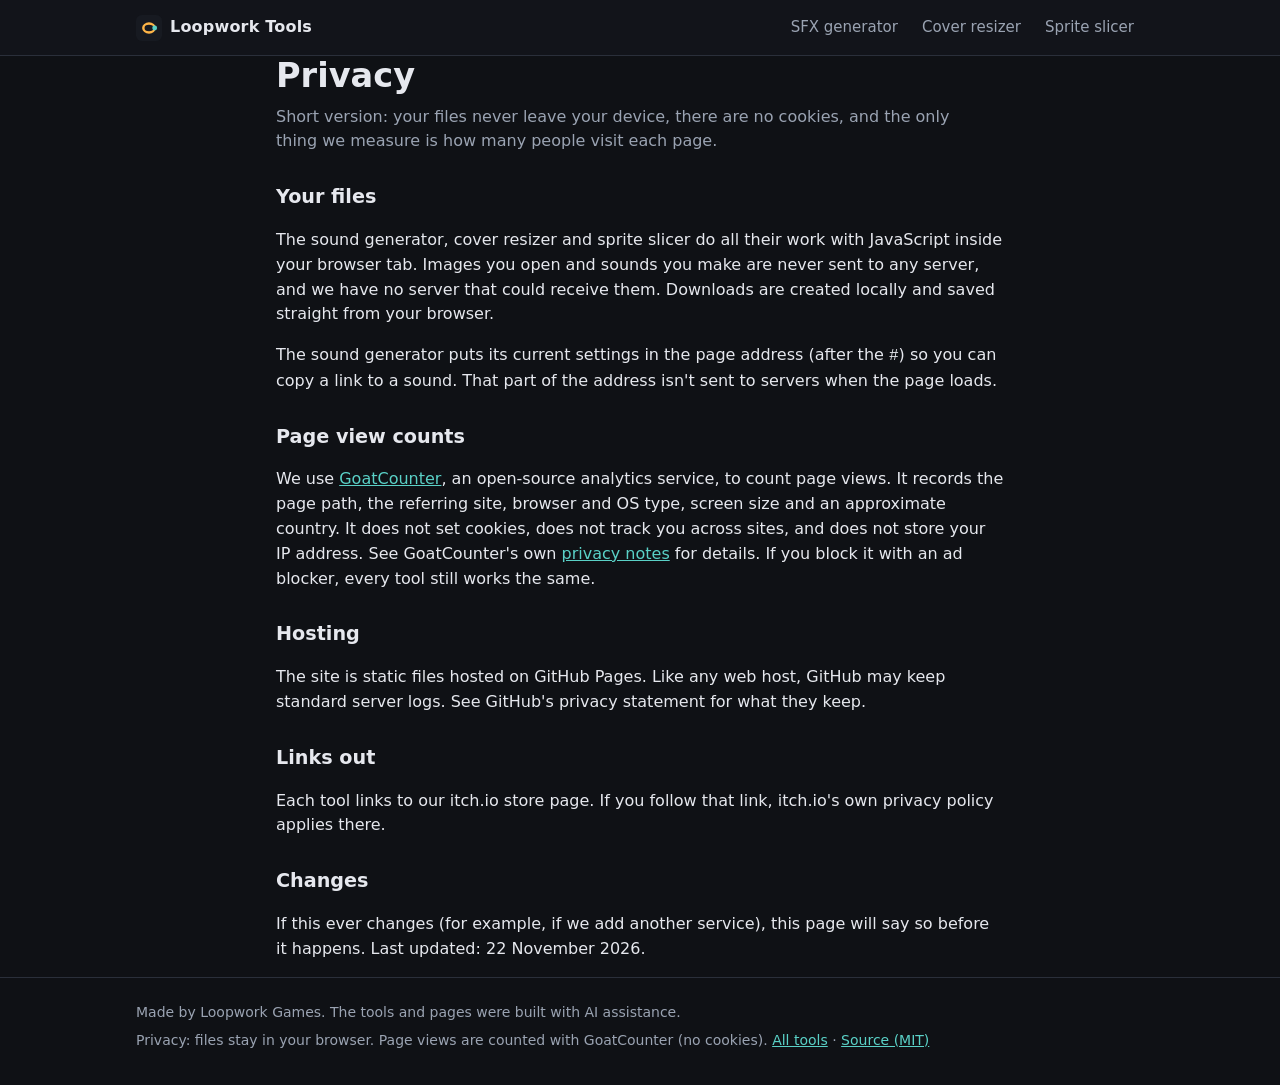
<file: privacy.html>
<!doctype html>
<html lang="en">
<head>
<meta charset="utf-8">
<meta name="viewport" content="width=device-width, initial-scale=1">
<title>Privacy – Loopwork Tools</title>
<meta name="description" content="What Loopwork Tools does and does not collect: your files stay in your browser, and page views are counted with cookie-free GoatCounter.">
<link rel="canonical" href="https://riyaanb.github.io/loopwork-tools/privacy.html">
<meta name="theme-color" content="#0f1115">
<link rel="icon" href="favicon.svg" type="image/svg+xml">
<link rel="icon" href="favicon.png" type="image/png">
<link rel="apple-touch-icon" href="apple-touch-icon.png">
<link rel="stylesheet" href="assets/style.css">
<script data-goatcounter="https://loopwork.goatcounter.com/count" async src="//gc.zgo.at/count.js"></script>
</head>
<body>
<header class="site"><div class="wrap">
  <a class="brand" href="./"><img src="favicon.svg" alt="" width="26" height="26">Loopwork Tools</a>
  <nav class="tools" aria-label="Tools">
    <a href="sfx/">SFX generator</a>
    <a href="resize/">Cover resizer</a>
    <a href="sprites/">Sprite slicer</a>
  </nav>
</div></header>

<main class="wrap" style="max-width:760px">
  <h1>Privacy</h1>
  <p class="lede">Short version: your files never leave your device, there are no cookies, and the only thing we
    measure is how many people visit each page.</p>

  <h2>Your files</h2>
  <p>The sound generator, cover resizer and sprite slicer do all their work with JavaScript inside your browser tab.
    Images you open and sounds you make are never sent to any server, and we have no server that could receive them.
    Downloads are created locally and saved straight from your browser.</p>
  <p>The sound generator puts its current settings in the page address (after the <code>#</code>) so you can copy a link
    to a sound. That part of the address isn't sent to servers when the page loads.</p>

  <h2>Page view counts</h2>
  <p>We use <a href="https://www.goatcounter.com/" rel="noopener">GoatCounter</a>, an open-source analytics service, to count
    page views. It records the page path, the referring site, browser and OS type, screen size and an approximate country.
    It does not set cookies, does not track you across sites, and does not store your IP address.
    See GoatCounter's own <a href="https://www.goatcounter.com/help/privacy" rel="noopener">privacy notes</a> for details.
    If you block it with an ad blocker, every tool still works the same.</p>

  <h2>Hosting</h2>
  <p>The site is static files hosted on GitHub Pages. Like any web host, GitHub may keep standard server logs.
    See GitHub's privacy statement for what they keep.</p>

  <h2>Links out</h2>
  <p>Each tool links to our itch.io store page. If you follow that link, itch.io's own privacy policy applies there.</p>

  <h2>Changes</h2>
  <p>If this ever changes (for example, if we add another service), this page will say so before it happens.
    Last updated: 22 November 2026.</p>
</main>

<footer class="site"><div class="wrap">
  <p>Made by Loopwork Games. The tools and pages were built with AI assistance.</p>
  <p>Privacy: files stay in your browser. Page views are counted with GoatCounter (no cookies). <a href="./">All tools</a> · <a href="https://github.com/riyaanb/loopwork-tools" rel="noopener">Source (MIT)</a></p>
</div></footer>
</body>
</html>
</file>
<file: assets/style.css>
/* Loopwork Tools — shared styles. No framework. */
:root {
  --bg: #0f1115; --panel: #171a21; --panel2: #1e222b; --line: #2a2f3a;
  --text: #e6e8ee; --muted: #9aa3b2; --accent: #ffb547; --accent2: #5ad1c7; --danger: #ff6b6b;
  --radius: 10px;
}
* { box-sizing: border-box; }
[hidden] { display: none !important; }
html, body { margin: 0; }
body {
  background: var(--bg); color: var(--text);
  font: 16px/1.55 system-ui, -apple-system, "Segoe UI", Roboto, "Helvetica Neue", Arial, sans-serif;
  -webkit-text-size-adjust: 100%;
}
a { color: var(--accent2); }
a:hover { color: #8ee8e0; }
.wrap { max-width: 1040px; margin: 0 auto; padding: 0 16px; }
header.site { border-bottom: 1px solid var(--line); background: #12141a; }
header.site .wrap { display: flex; align-items: center; gap: 16px; flex-wrap: wrap; padding-top: 10px; padding-bottom: 10px; }
.brand { display: flex; align-items: center; gap: 8px; color: var(--text); text-decoration: none; font-weight: 700; letter-spacing: .2px; }
.brand img { width: 26px; height: 26px; }
nav.tools { display: flex; gap: 4px; flex-wrap: wrap; margin-left: auto; }
nav.tools a { color: var(--muted); text-decoration: none; padding: 6px 10px; border-radius: 8px; font-size: 15px; }
nav.tools a:hover, nav.tools a[aria-current="page"] { color: var(--text); background: var(--panel2); }
main { padding: 24px 0 40px; }
h1 { font-size: clamp(1.5rem, 4vw, 2.1rem); line-height: 1.2; margin: 0 0 8px; }
h2 { font-size: 1.2rem; margin: 28px 0 10px; }
h3 { font-size: 1.02rem; margin: 18px 0 6px; }
.lede { color: var(--muted); max-width: 70ch; margin: 0 0 20px; }
.panel { background: var(--panel); border: 1px solid var(--line); border-radius: var(--radius); padding: 16px; }
.grid2 { display: grid; grid-template-columns: minmax(0, 340px) minmax(0, 1fr); gap: 16px; align-items: start; }
@media (max-width: 760px) { .grid2 { grid-template-columns: minmax(0, 1fr); } }
.row { display: flex; gap: 8px; flex-wrap: wrap; align-items: center; }
.stack > * + * { margin-top: 12px; }
label { display: block; font-size: 14px; color: var(--muted); }
label .val { float: right; color: var(--text); font-variant-numeric: tabular-nums; }
input[type=range] { width: 100%; accent-color: var(--accent); }
input[type=number], input[type=text], select {
  background: var(--panel2); color: var(--text); border: 1px solid var(--line); border-radius: 8px;
  padding: 7px 9px; font: inherit; font-size: 15px; width: 100%;
}
input[type=number] { min-width: 0; }
button, .btn {
  display: inline-flex; align-items: center; justify-content: center; gap: 6px;
  background: var(--panel2); color: var(--text); border: 1px solid var(--line); border-radius: 8px;
  padding: 9px 14px; font: inherit; font-size: 15px; cursor: pointer; text-decoration: none; min-height: 40px;
}
button:hover, .btn:hover { border-color: #3c4352; background: #232834; }
button.primary { background: var(--accent); color: #1b1300; border-color: var(--accent); font-weight: 600; }
button.primary:hover { background: #ffc46e; }
button:disabled { opacity: .45; cursor: not-allowed; }
button:focus-visible, a:focus-visible, input:focus-visible, select:focus-visible { outline: 2px solid var(--accent2); outline-offset: 2px; }
.chips { display: flex; flex-wrap: wrap; gap: 6px; }
.chips button { padding: 6px 11px; min-height: 36px; font-size: 14px; }
.chips button[aria-pressed="true"] { background: var(--accent); color: #1b1300; border-color: var(--accent); font-weight: 600; }
canvas { max-width: 100%; display: block; }
.wave { width: 100%; height: 120px; background: #0b0d11; border-radius: 8px; border: 1px solid var(--line); }
.drop {
  border: 2px dashed #3a4150; border-radius: var(--radius); padding: 26px 16px; text-align: center;
  color: var(--muted); background: #13161c; cursor: pointer;
}
.drop.over { border-color: var(--accent); color: var(--text); }
.drop strong { color: var(--text); }
.muted { color: var(--muted); }
.small { font-size: 14px; }
.cards { display: grid; grid-template-columns: repeat(auto-fit, minmax(240px, 1fr)); gap: 14px; }
.card { display: block; background: var(--panel); border: 1px solid var(--line); border-radius: var(--radius); padding: 18px; color: var(--text); text-decoration: none; }
.card:hover { border-color: var(--accent); color: var(--text); }
.card h2 { margin: 0 0 6px; font-size: 1.1rem; }
.card p { margin: 0; color: var(--muted); font-size: 15px; }
.card .go { display: inline-block; margin-top: 10px; color: var(--accent); font-weight: 600; }
.shop { margin-top: 28px; padding: 14px 16px; border: 1px solid var(--line); border-radius: var(--radius); background: #14171d; font-size: 15px; color: var(--muted); }
.shop a { font-weight: 600; }
table.presets { width: 100%; border-collapse: collapse; font-size: 14px; }
table.presets td, table.presets th { padding: 6px 6px; border-bottom: 1px solid var(--line); text-align: left; vertical-align: middle; }
table.presets th { color: var(--muted); font-weight: 500; }
.thumbs { display: grid; grid-template-columns: repeat(auto-fill, minmax(150px, 1fr)); gap: 12px; }
.thumb { background: var(--panel2); border: 1px solid var(--line); border-radius: 8px; padding: 8px; font-size: 13px; }
.thumb canvas { width: 100%; height: auto; background: repeating-conic-gradient(#20242c 0% 25%, #191c22 0% 50%) 50% / 16px 16px; border-radius: 4px; }
.thumb .meta { display: flex; justify-content: space-between; gap: 6px; margin-top: 6px; color: var(--muted); }
.checker { background: repeating-conic-gradient(#20242c 0% 25%, #191c22 0% 50%) 50% / 16px 16px; }
.scroll { overflow: auto; max-height: 520px; border-radius: 8px; border: 1px solid var(--line); }
.pixel { image-rendering: pixelated; image-rendering: crisp-edges; }
pre.json { background: #0b0d11; border: 1px solid var(--line); border-radius: 8px; padding: 10px; font-size: 12.5px; max-height: 260px; overflow: auto; white-space: pre; }
.status { min-height: 1.4em; font-size: 14px; color: var(--muted); }
.status.err { color: var(--danger); }
footer.site { border-top: 1px solid var(--line); color: var(--muted); font-size: 14px; padding: 18px 0 28px; }
footer.site p { margin: 6px 0; }
.sr-only { position: absolute; width: 1px; height: 1px; overflow: hidden; clip: rect(0 0 0 0); white-space: nowrap; }
ul.tight { padding-left: 20px; margin: 6px 0; }
ul.tight li { margin: 3px 0; }
</file>
